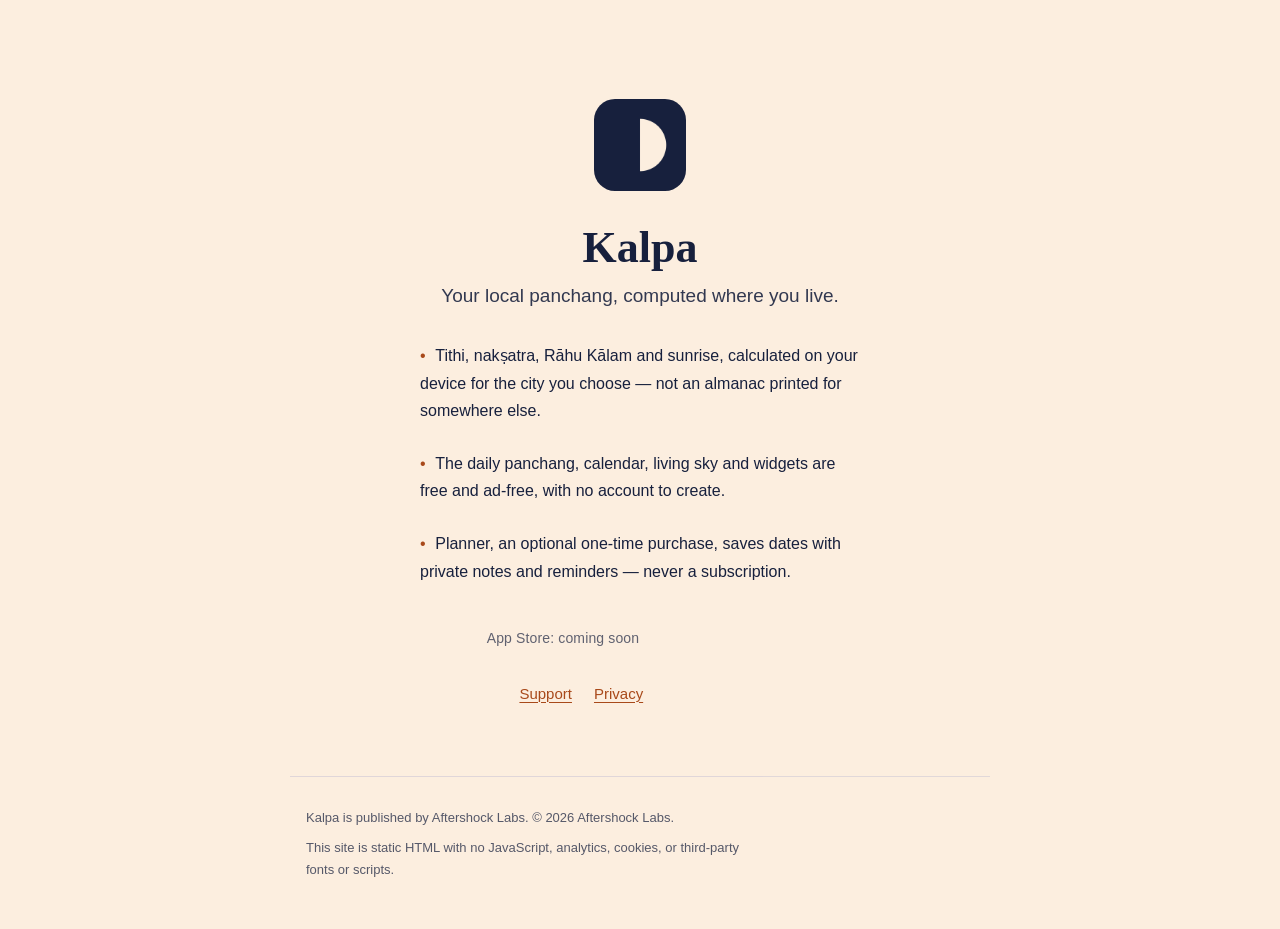
<file: index.html>
<!doctype html>
<html lang="en">
<head>
<meta charset="utf-8">
<meta name="viewport" content="width=device-width,initial-scale=1">
<title>Kalpa — your local panchang</title>
<meta name="description" content="Kalpa calculates the Hindu panchang for the place where you live, on your iPhone or iPad.">
<link rel="icon" href="favicon.png" type="image/png">
<link rel="apple-touch-icon" href="apple-touch-icon.png">
<link rel="stylesheet" href="style.css">
</head>
<body>
<main class="hero">
  <img src="icon.png" alt="Kalpa app icon" width="92" height="92">
  <h1>Kalpa</h1>
  <p class="tagline">Your local panchang, computed where you live.</p>

  <ul class="points">
    <li>Tithi, nakṣatra, Rāhu Kālam and sunrise, calculated on your device for the city you choose — not an almanac printed for somewhere else.</li>
    <li>The daily panchang, calendar, living sky and widgets are free and ad-free, with no account to create.</li>
    <li>Planner, an optional one-time purchase, saves dates with private notes and reminders — never a subscription.</li>
  </ul>

  <p class="store-status">App Store: coming soon</p>

  <p class="links">
    <a href="support/">Support</a>
    <a href="privacy/">Privacy</a>
  </p>
</main>
<footer>
  <p>Kalpa is published by Aftershock Labs. © 2026 Aftershock Labs.</p>
  <p>This site is static HTML with no JavaScript, analytics, cookies, or third-party fonts or scripts.</p>
</footer>
</body>
</html>
</file>
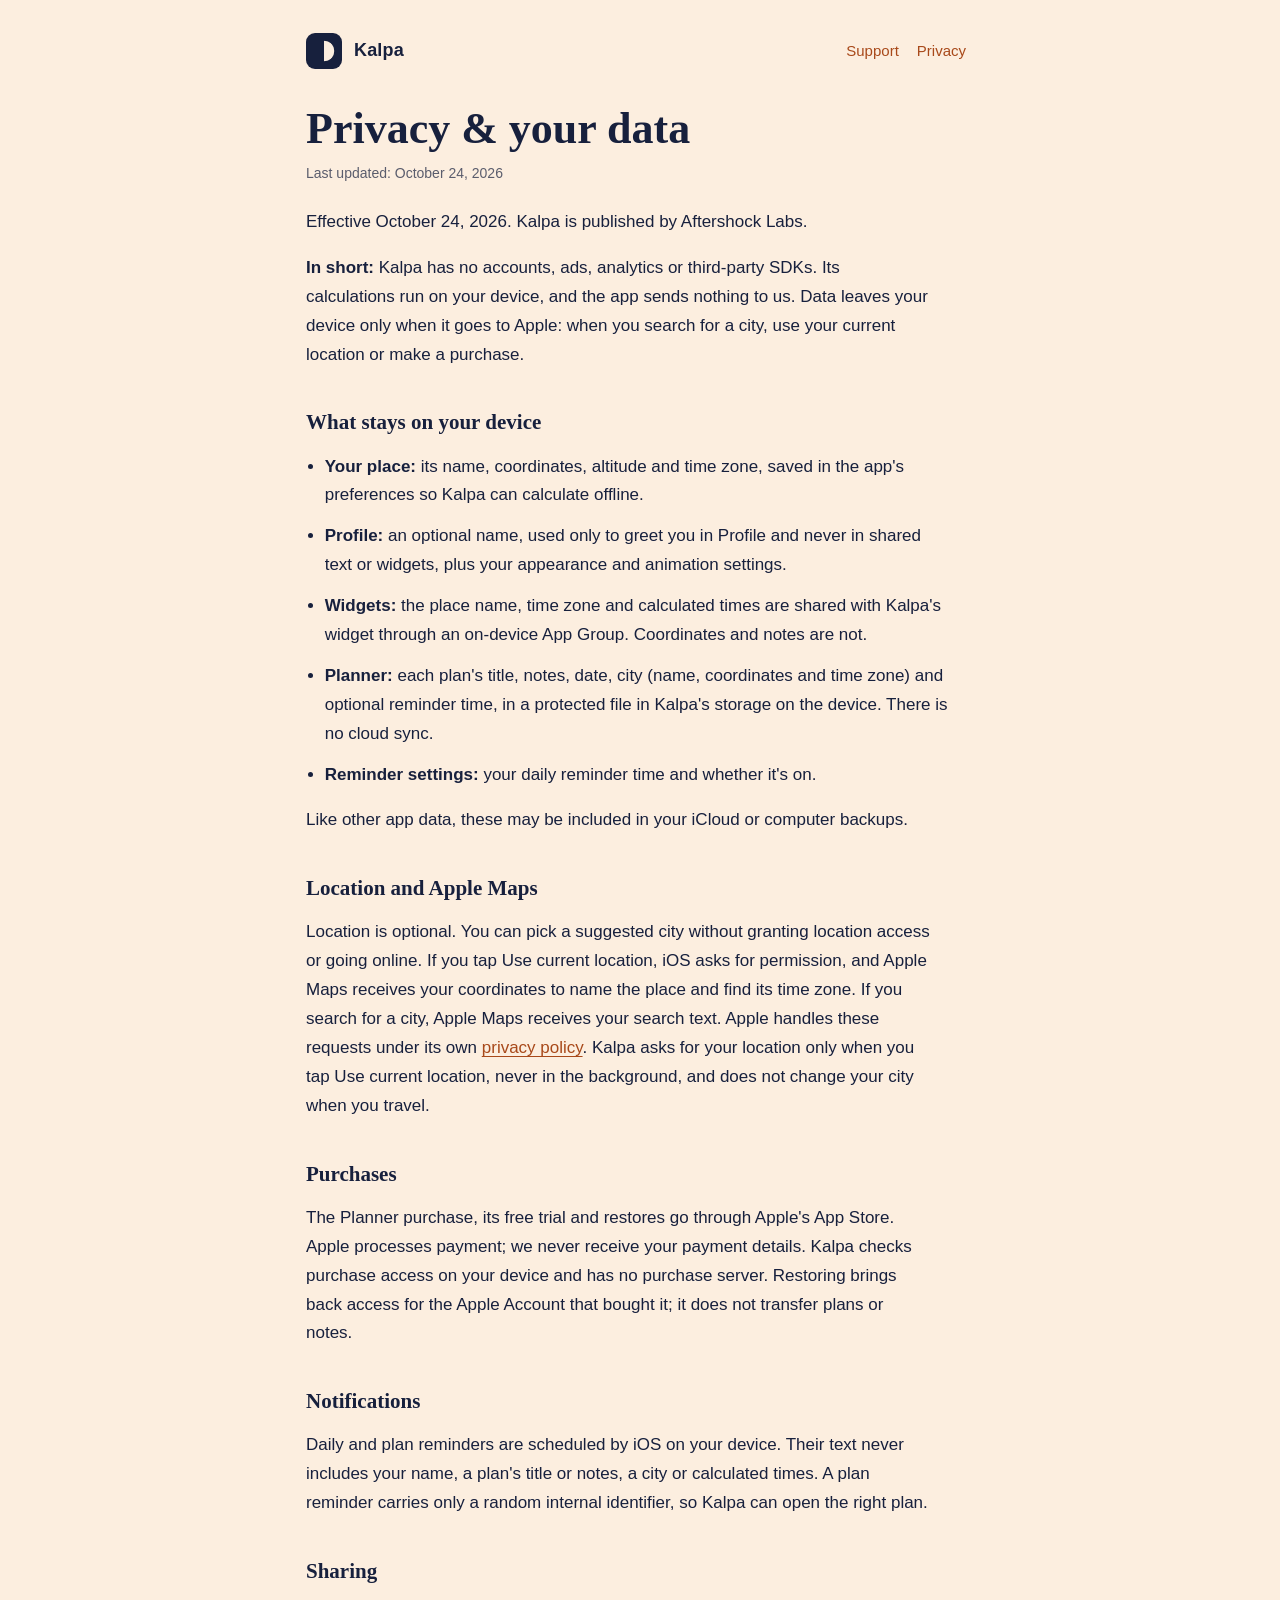
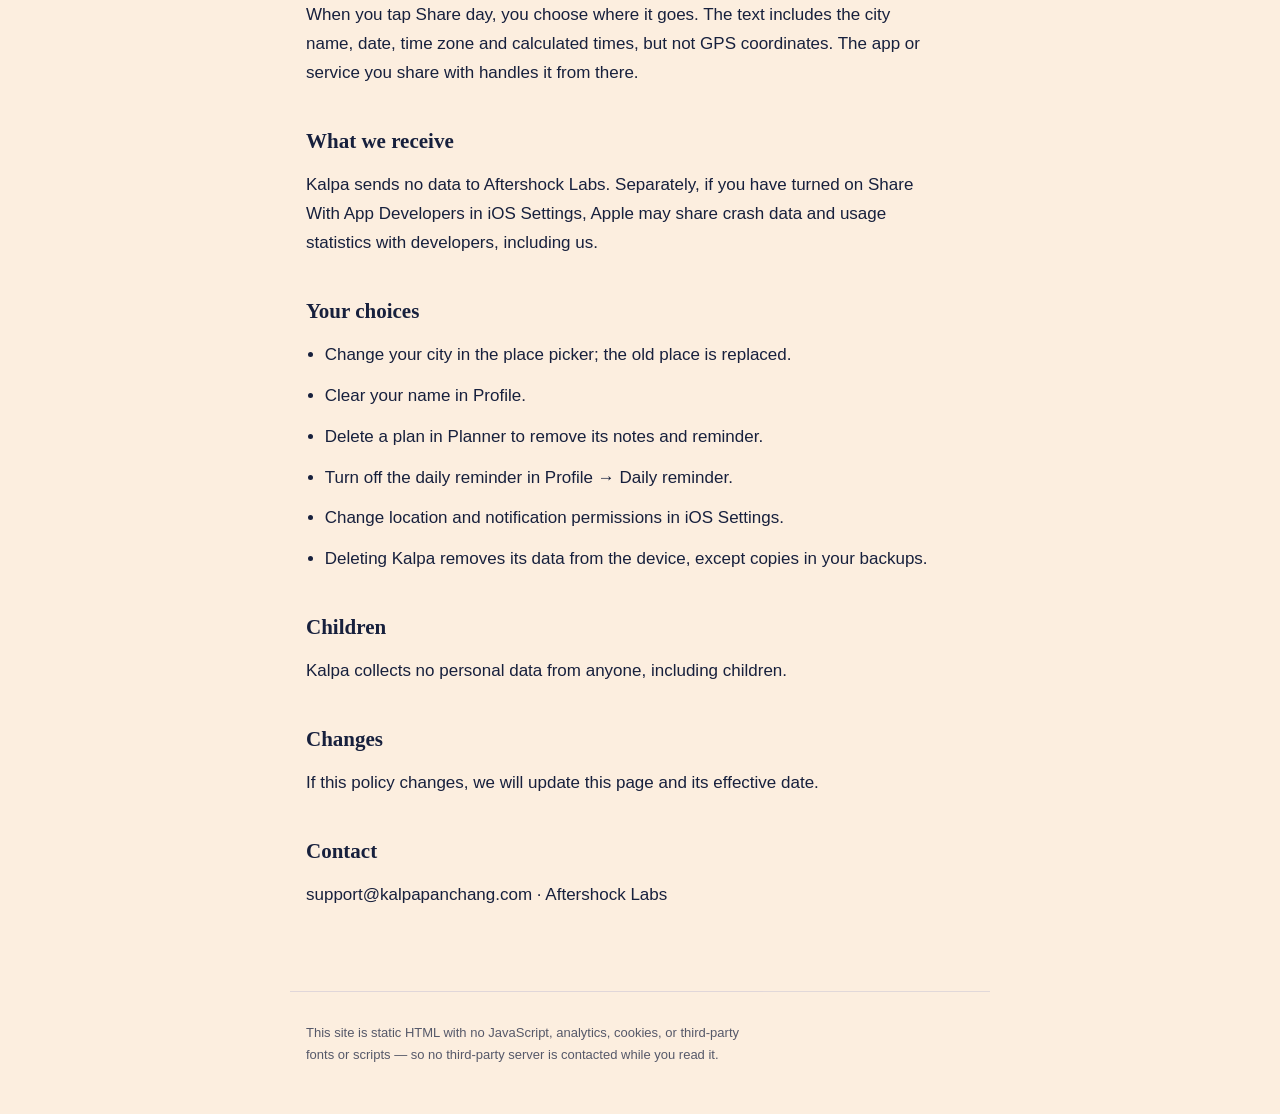
<file: privacy/index.html>
<!doctype html>
<html lang="en">
<head>
<meta charset="utf-8">
<meta name="viewport" content="width=device-width,initial-scale=1">
<title>Privacy &amp; your data · Kalpa</title>
<meta name="description" content="Kalpa's privacy policy: no accounts, ads, analytics or third-party SDKs. Calculations run on your device.">
<link rel="icon" href="../favicon.png" type="image/png">
<link rel="apple-touch-icon" href="../apple-touch-icon.png">
<link rel="stylesheet" href="../style.css">
</head>
<body>
<header>
  <img src="../icon.png" alt="" width="36" height="36">
  <strong>Kalpa</strong>
  <nav aria-label="Main">
    <a href="../support/">Support</a>
    <a href="../privacy/">Privacy</a>
  </nav>
</header>
<main>
<h1>Privacy &amp; your data</h1>
<p class="meta">Last updated: October 24, 2026</p>

<p>Effective October 24, 2026. Kalpa is published by Aftershock Labs.</p>
<p><strong>In short:</strong> Kalpa has no accounts, ads, analytics or third-party SDKs. Its calculations run on your device, and the app sends nothing to us. Data leaves your device only when it goes to Apple: when you search for a city, use your current location or make a purchase.</p>
<h2>What stays on your device</h2>
<ul>
<li><strong>Your place:</strong> its name, coordinates, altitude and time zone, saved in the app's preferences so Kalpa can calculate offline.</li>
<li><strong>Profile:</strong> an optional name, used only to greet you in Profile and never in shared text or widgets, plus your appearance and animation settings.</li>
<li><strong>Widgets:</strong> the place name, time zone and calculated times are shared with Kalpa's widget through an on-device App Group. Coordinates and notes are not.</li>
<li><strong>Planner:</strong> each plan's title, notes, date, city (name, coordinates and time zone) and optional reminder time, in a protected file in Kalpa's storage on the device. There is no cloud sync.</li>
<li><strong>Reminder settings:</strong> your daily reminder time and whether it's on.</li>
</ul>
<p>Like other app data, these may be included in your iCloud or computer backups.</p>
<h2>Location and Apple Maps</h2>
<p>Location is optional. You can pick a suggested city without granting location access or going online. If you tap Use current location, iOS asks for permission, and Apple Maps receives your coordinates to name the place and find its time zone. If you search for a city, Apple Maps receives your search text. Apple handles these requests under its own <a href="https://www.apple.com/legal/privacy/">privacy policy</a>. Kalpa asks for your location only when you tap Use current location, never in the background, and does not change your city when you travel.</p>
<h2>Purchases</h2>
<p>The Planner purchase, its free trial and restores go through Apple's App Store. Apple processes payment; we never receive your payment details. Kalpa checks purchase access on your device and has no purchase server. Restoring brings back access for the Apple Account that bought it; it does not transfer plans or notes.</p>
<h2>Notifications</h2>
<p>Daily and plan reminders are scheduled by iOS on your device. Their text never includes your name, a plan's title or notes, a city or calculated times. A plan reminder carries only a random internal identifier, so Kalpa can open the right plan.</p>
<h2>Sharing</h2>
<p>When you tap Share day, you choose where it goes. The text includes the city name, date, time zone and calculated times, but not GPS coordinates. The app or service you share with handles it from there.</p>
<h2>What we receive</h2>
<p>Kalpa sends no data to Aftershock Labs. Separately, if you have turned on Share With App Developers in iOS Settings, Apple may share crash data and usage statistics with developers, including us.</p>
<h2>Your choices</h2>
<ul>
<li>Change your city in the place picker; the old place is replaced.</li>
<li>Clear your name in Profile.</li>
<li>Delete a plan in Planner to remove its notes and reminder.</li>
<li>Turn off the daily reminder in Profile → Daily reminder.</li>
<li>Change location and notification permissions in iOS Settings.</li>
<li>Deleting Kalpa removes its data from the device, except copies in your backups.</li>
</ul>
<h2>Children</h2>
<p>Kalpa collects no personal data from anyone, including children.</p>
<h2>Changes</h2>
<p>If this policy changes, we will update this page and its effective date.</p>
<h2>Contact</h2>
<p>support@kalpapanchang.com · Aftershock Labs</p>
</main>
<footer>
  <p>This site is static HTML with no JavaScript, analytics, cookies, or third-party fonts or scripts — so no third-party server is contacted while you read it.</p>
</footer>
</body>
</html>
</file>
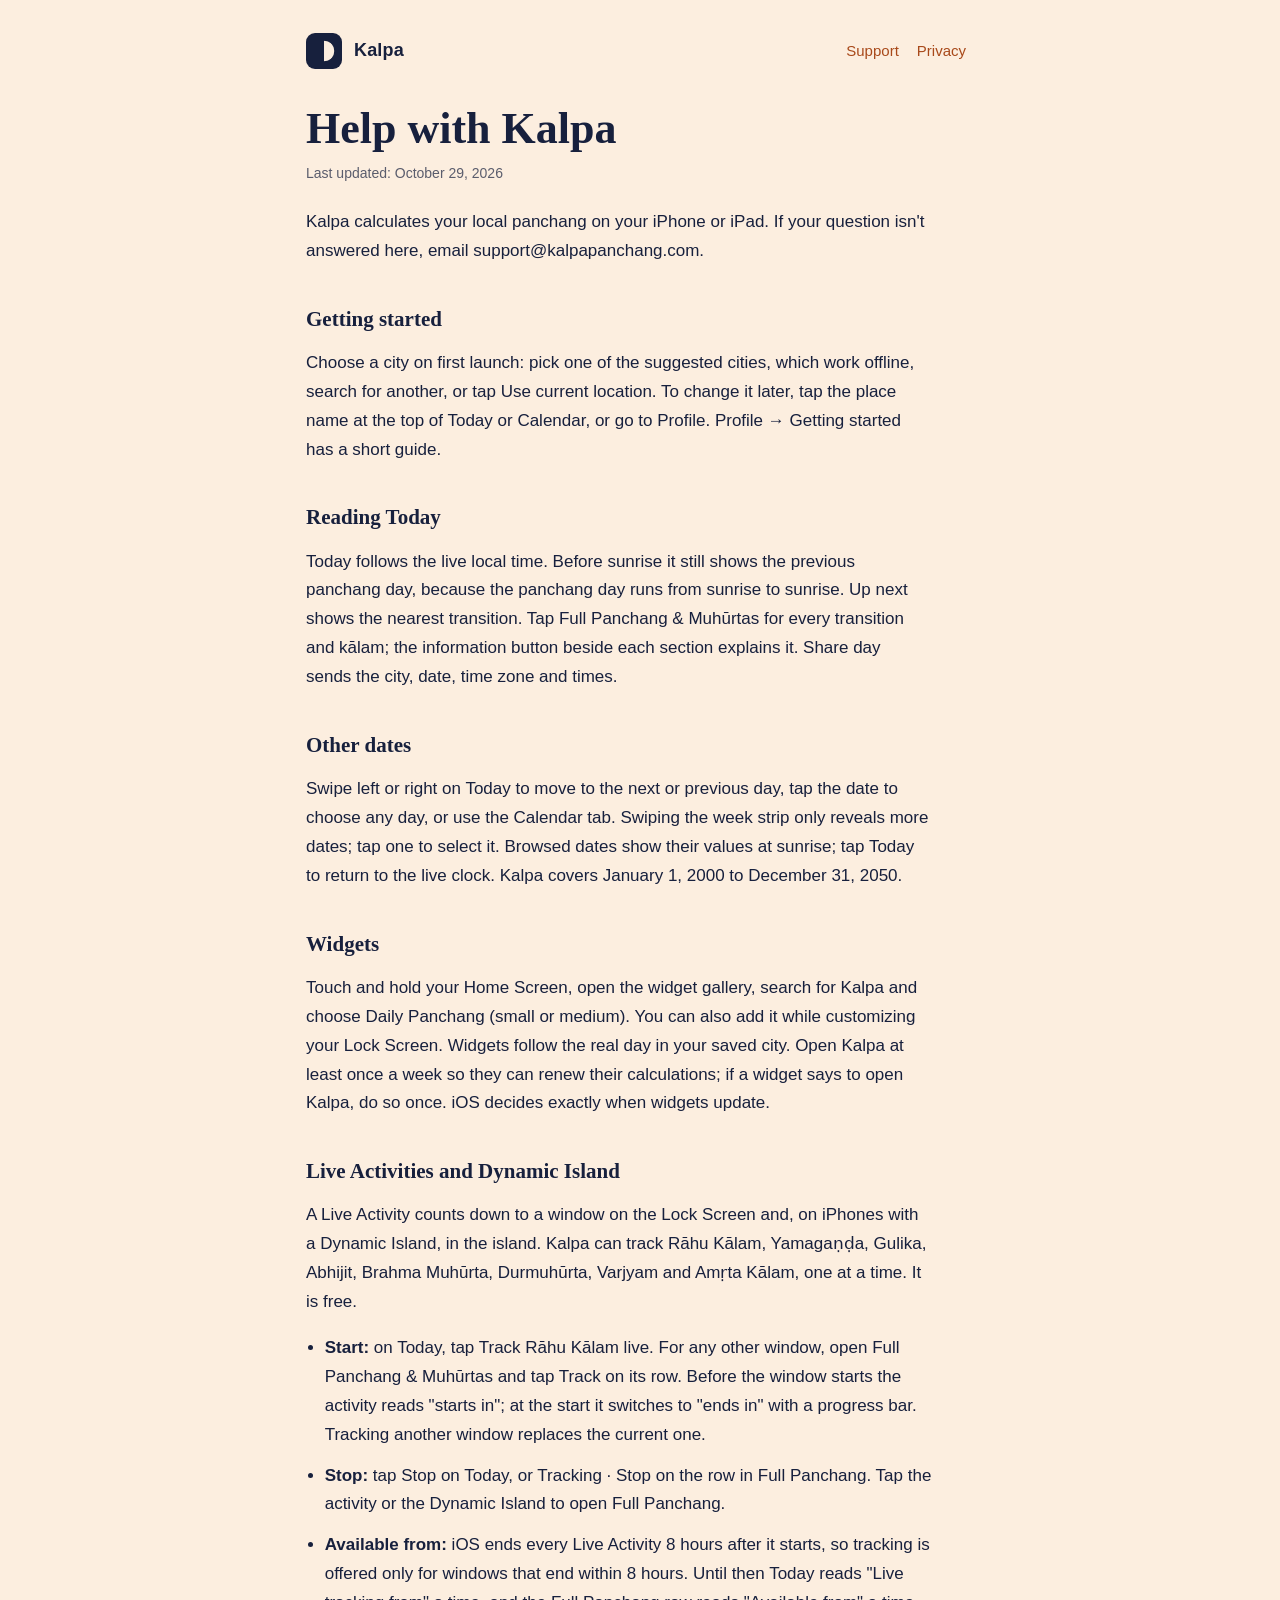
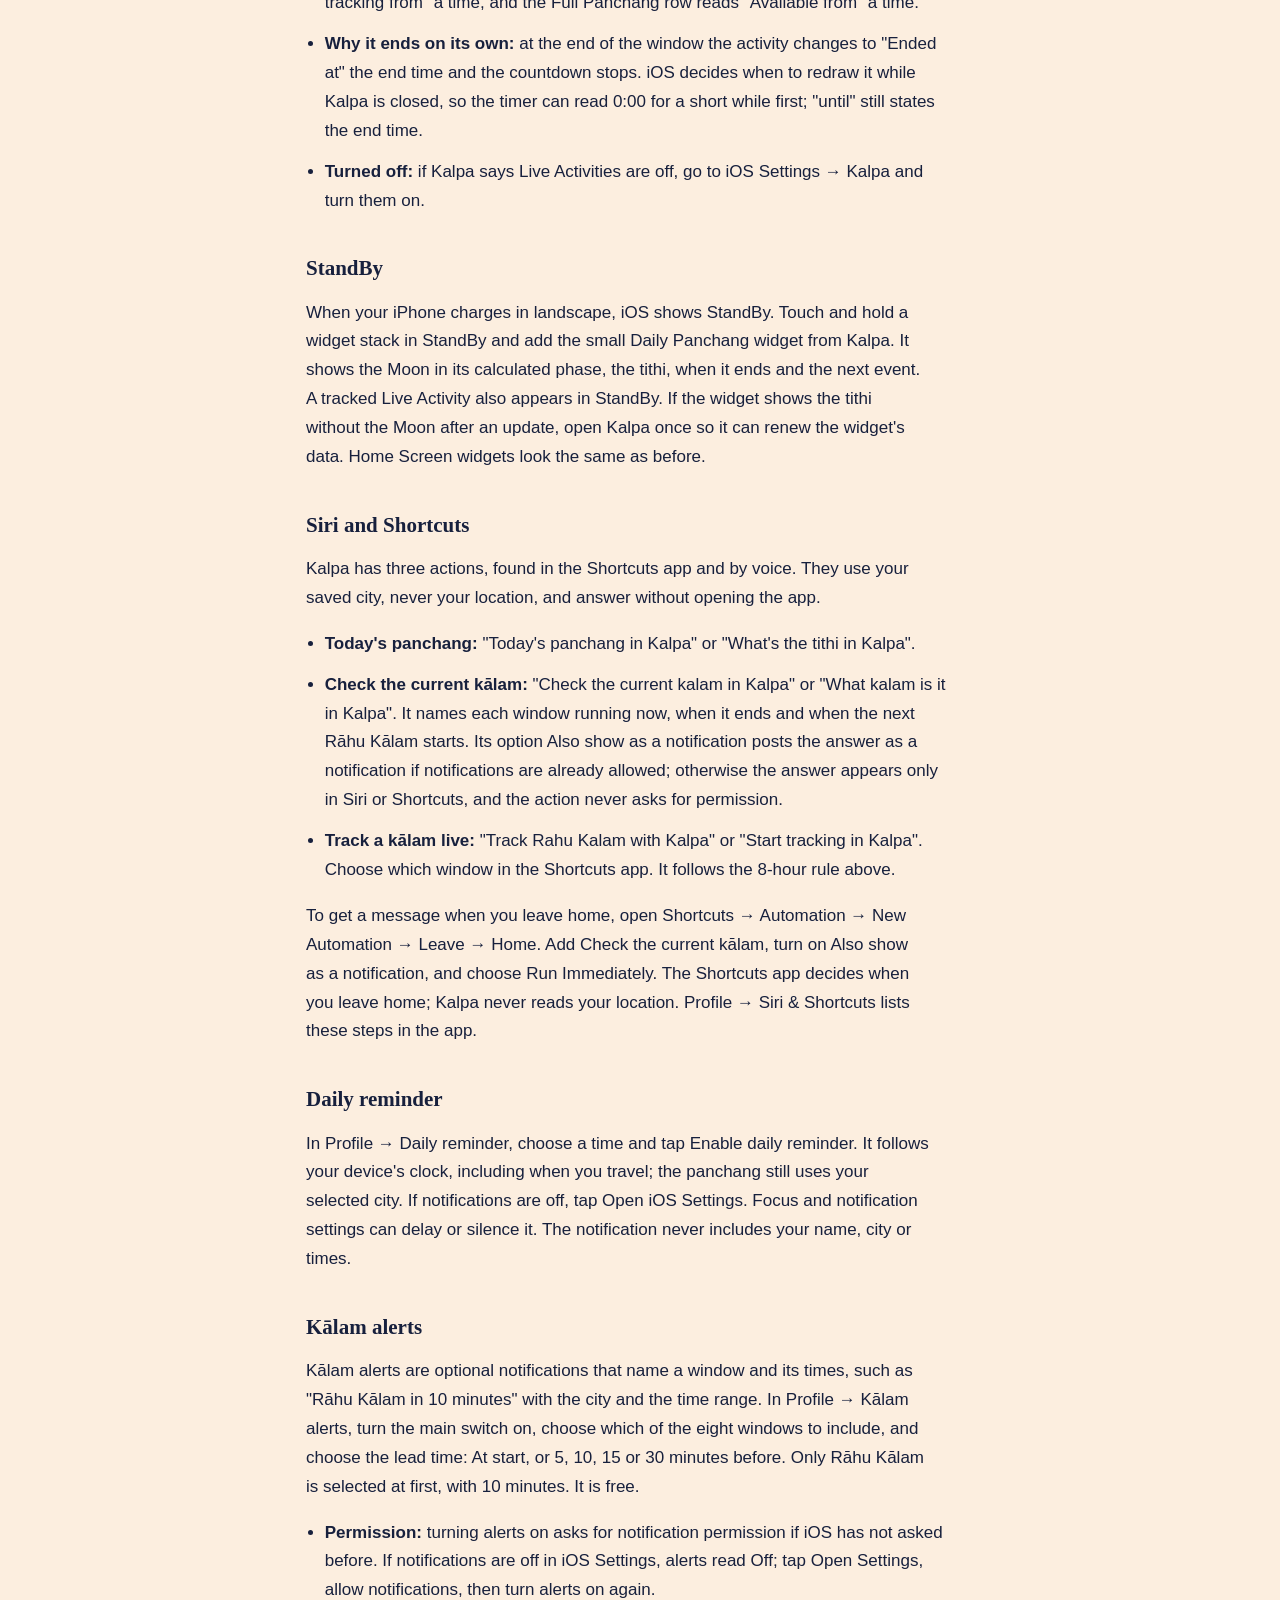
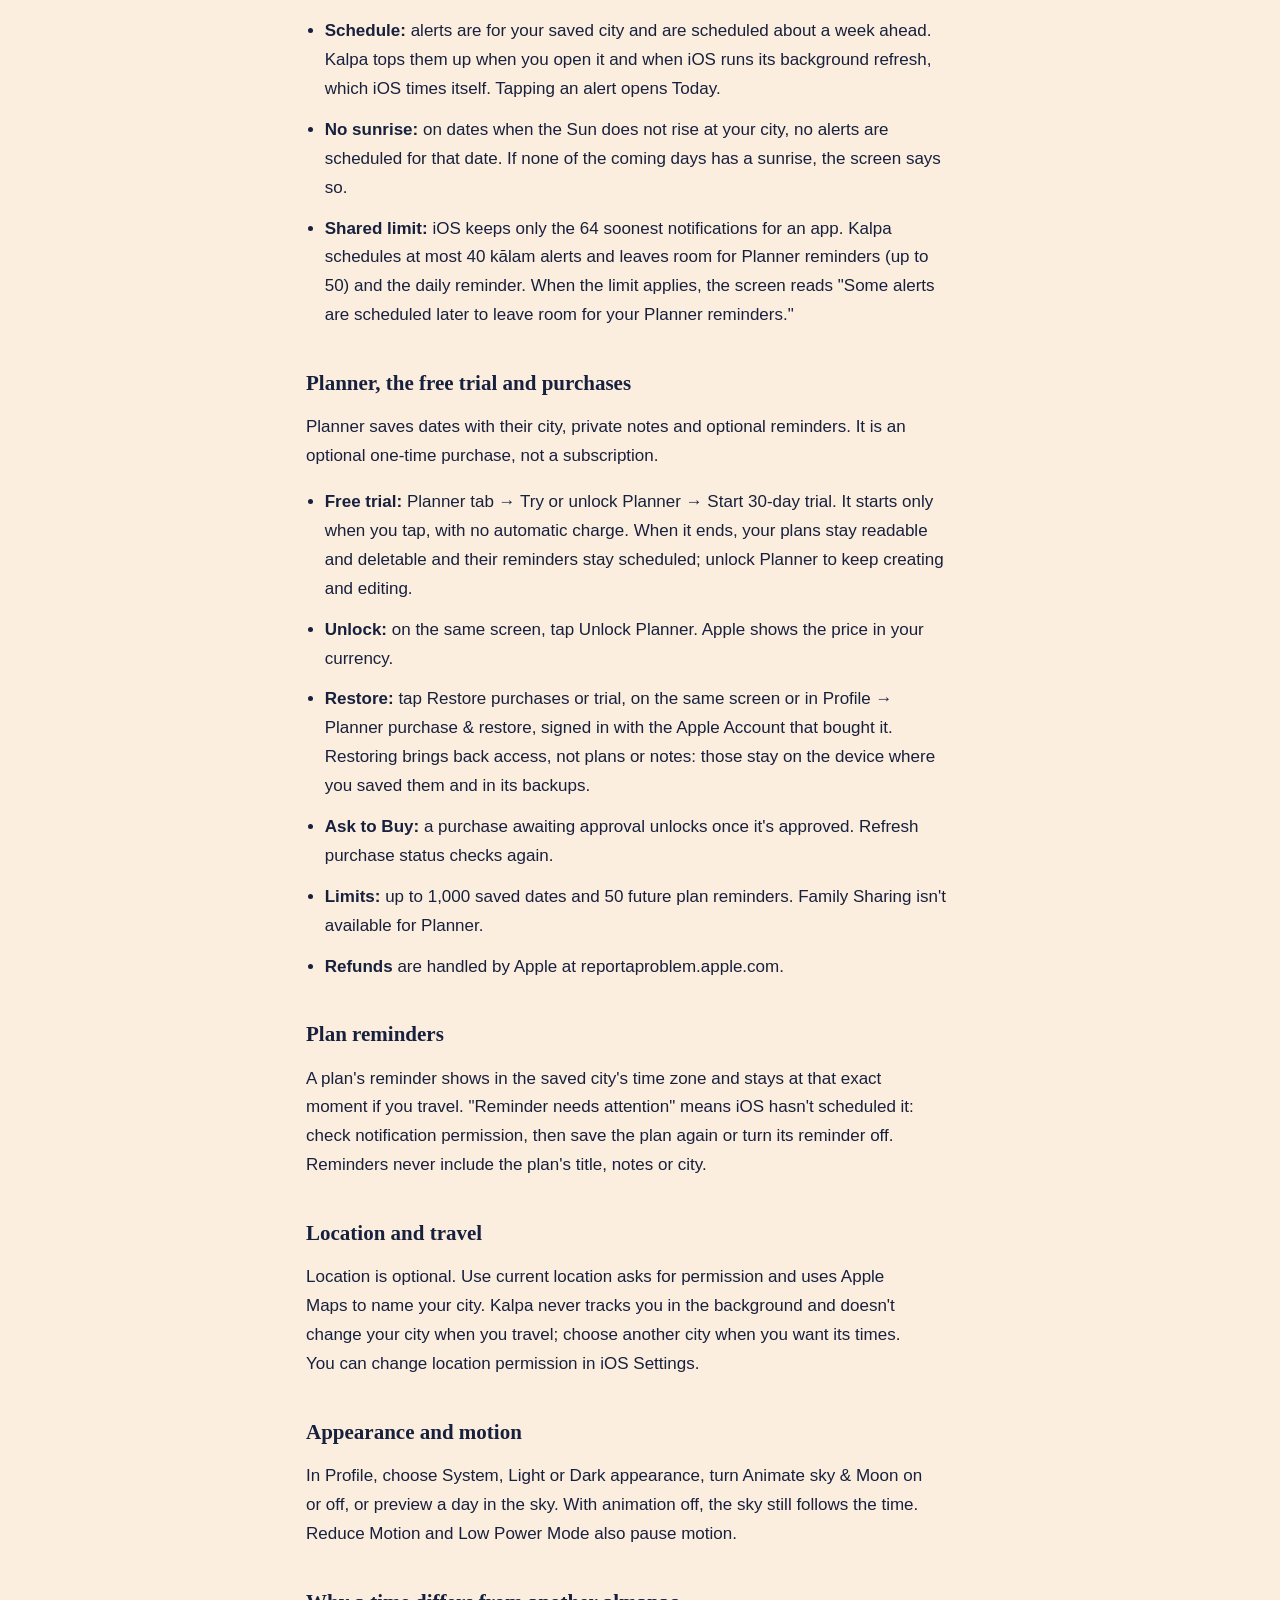
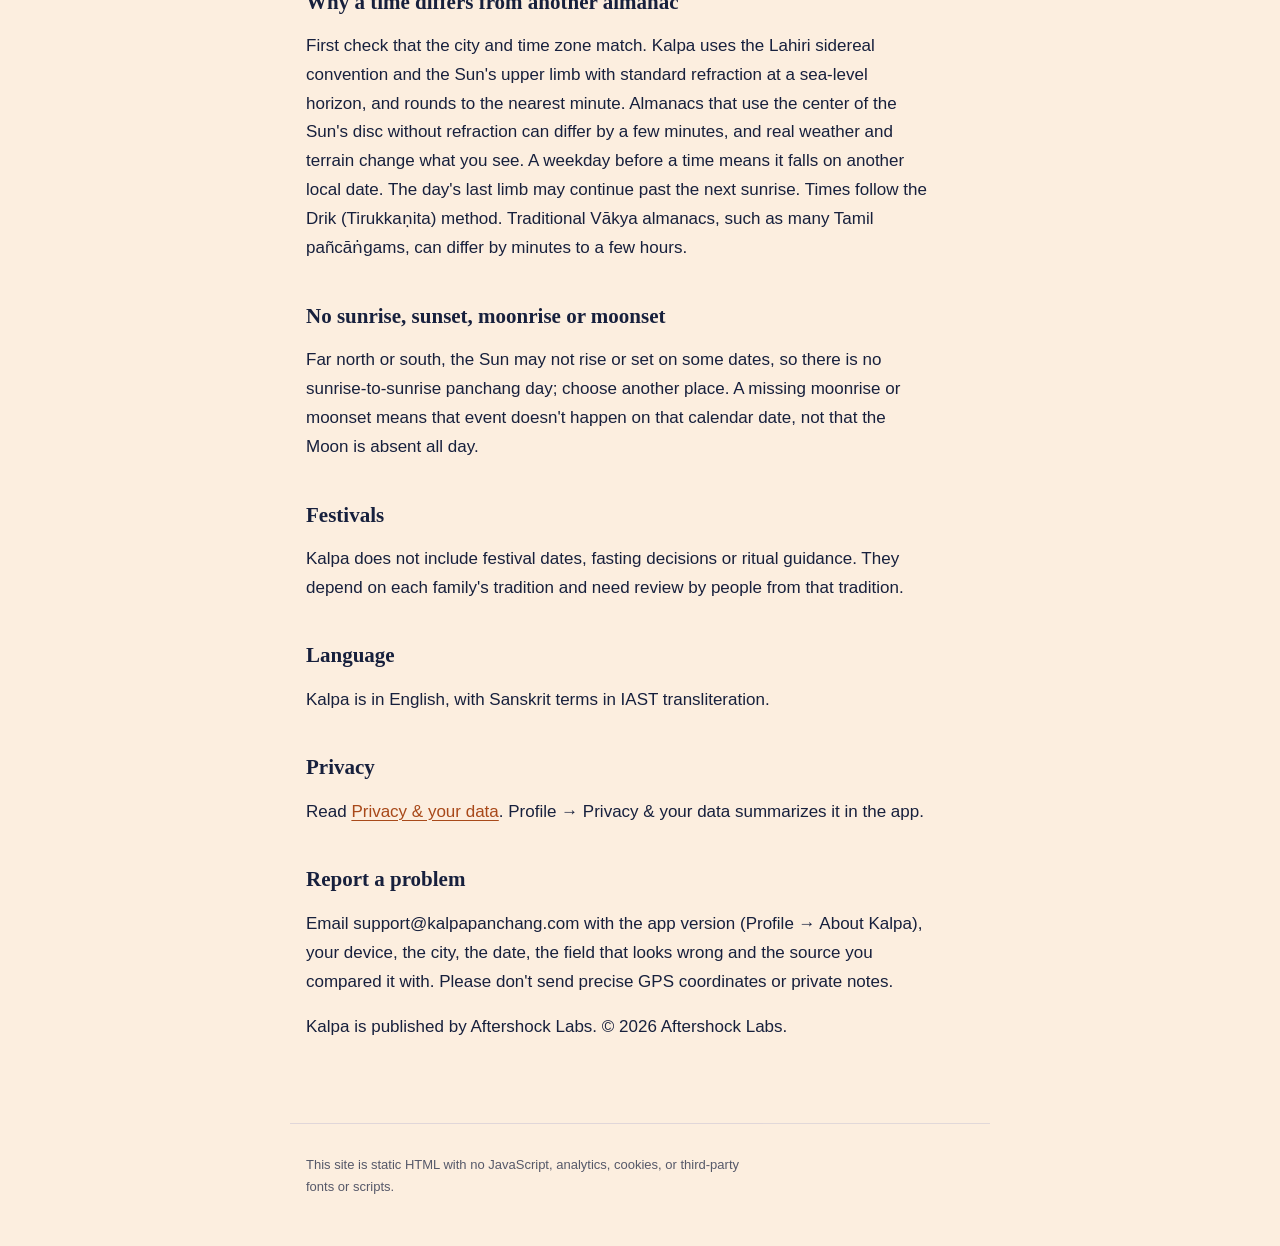
<file: support/index.html>
<!doctype html>
<html lang="en">
<head>
<meta charset="utf-8">
<meta name="viewport" content="width=device-width,initial-scale=1">
<title>Help with Kalpa · Kalpa</title>
<meta name="description" content="Support for Kalpa: getting started, widgets, Live Activities, StandBy, Siri and Shortcuts, alerts, Planner, reminders and how to report a problem.">
<link rel="icon" href="../favicon.png" type="image/png">
<link rel="apple-touch-icon" href="../apple-touch-icon.png">
<link rel="stylesheet" href="../style.css">
</head>
<body>
<header>
  <img src="../icon.png" alt="" width="36" height="36">
  <strong>Kalpa</strong>
  <nav aria-label="Main">
    <a href="../support/">Support</a>
    <a href="../privacy/">Privacy</a>
  </nav>
</header>
<main>
<h1>Help with Kalpa</h1>
<p class="meta">Last updated: October 29, 2026</p>

<p>Kalpa calculates your local panchang on your iPhone or iPad. If your question isn't answered here, email support@kalpapanchang.com.</p>
<h2>Getting started</h2>
<p>Choose a city on first launch: pick one of the suggested cities, which work offline, search for another, or tap Use current location. To change it later, tap the place name at the top of Today or Calendar, or go to Profile. Profile → Getting started has a short guide.</p>
<h2>Reading Today</h2>
<p>Today follows the live local time. Before sunrise it still shows the previous panchang day, because the panchang day runs from sunrise to sunrise. Up next shows the nearest transition. Tap Full Panchang &amp; Muhūrtas for every transition and kālam; the information button beside each section explains it. Share day sends the city, date, time zone and times.</p>
<h2>Other dates</h2>
<p>Swipe left or right on Today to move to the next or previous day, tap the date to choose any day, or use the Calendar tab. Swiping the week strip only reveals more dates; tap one to select it. Browsed dates show their values at sunrise; tap Today to return to the live clock. Kalpa covers January 1, 2000 to December 31, 2050.</p>
<h2>Widgets</h2>
<p>Touch and hold your Home Screen, open the widget gallery, search for Kalpa and choose Daily Panchang (small or medium). You can also add it while customizing your Lock Screen. Widgets follow the real day in your saved city. Open Kalpa at least once a week so they can renew their calculations; if a widget says to open Kalpa, do so once. iOS decides exactly when widgets update.</p>
<h2>Live Activities and Dynamic Island</h2>
<p>A Live Activity counts down to a window on the Lock Screen and, on iPhones with a Dynamic Island, in the island. Kalpa can track Rāhu Kālam, Yamagaṇḍa, Gulika, Abhijit, Brahma Muhūrta, Durmuhūrta, Varjyam and Amṛta Kālam, one at a time. It is free.</p>
<ul>
<li><strong>Start:</strong> on Today, tap Track Rāhu Kālam live. For any other window, open Full Panchang &amp; Muhūrtas and tap Track on its row. Before the window starts the activity reads "starts in"; at the start it switches to "ends in" with a progress bar. Tracking another window replaces the current one.</li>
<li><strong>Stop:</strong> tap Stop on Today, or Tracking · Stop on the row in Full Panchang. Tap the activity or the Dynamic Island to open Full Panchang.</li>
<li><strong>Available from:</strong> iOS ends every Live Activity 8 hours after it starts, so tracking is offered only for windows that end within 8 hours. Until then Today reads "Live tracking from" a time, and the Full Panchang row reads "Available from" a time.</li>
<li><strong>Why it ends on its own:</strong> at the end of the window the activity changes to "Ended at" the end time and the countdown stops. iOS decides when to redraw it while Kalpa is closed, so the timer can read 0:00 for a short while first; "until" still states the end time.</li>
<li><strong>Turned off:</strong> if Kalpa says Live Activities are off, go to iOS Settings → Kalpa and turn them on.</li>
</ul>
<h2>StandBy</h2>
<p>When your iPhone charges in landscape, iOS shows StandBy. Touch and hold a widget stack in StandBy and add the small Daily Panchang widget from Kalpa. It shows the Moon in its calculated phase, the tithi, when it ends and the next event. A tracked Live Activity also appears in StandBy. If the widget shows the tithi without the Moon after an update, open Kalpa once so it can renew the widget's data. Home Screen widgets look the same as before.</p>
<h2>Siri and Shortcuts</h2>
<p>Kalpa has three actions, found in the Shortcuts app and by voice. They use your saved city, never your location, and answer without opening the app.</p>
<ul>
<li><strong>Today's panchang:</strong> "Today's panchang in Kalpa" or "What's the tithi in Kalpa".</li>
<li><strong>Check the current kālam:</strong> "Check the current kalam in Kalpa" or "What kalam is it in Kalpa". It names each window running now, when it ends and when the next Rāhu Kālam starts. Its option Also show as a notification posts the answer as a notification if notifications are already allowed; otherwise the answer appears only in Siri or Shortcuts, and the action never asks for permission.</li>
<li><strong>Track a kālam live:</strong> "Track Rahu Kalam with Kalpa" or "Start tracking in Kalpa". Choose which window in the Shortcuts app. It follows the 8-hour rule above.</li>
</ul>
<p>To get a message when you leave home, open Shortcuts → Automation → New Automation → Leave → Home. Add Check the current kālam, turn on Also show as a notification, and choose Run Immediately. The Shortcuts app decides when you leave home; Kalpa never reads your location. Profile → Siri &amp; Shortcuts lists these steps in the app.</p>
<h2>Daily reminder</h2>
<p>In Profile → Daily reminder, choose a time and tap Enable daily reminder. It follows your device's clock, including when you travel; the panchang still uses your selected city. If notifications are off, tap Open iOS Settings. Focus and notification settings can delay or silence it. The notification never includes your name, city or times.</p>
<h2>Kālam alerts</h2>
<p>Kālam alerts are optional notifications that name a window and its times, such as "Rāhu Kālam in 10 minutes" with the city and the time range. In Profile → Kālam alerts, turn the main switch on, choose which of the eight windows to include, and choose the lead time: At start, or 5, 10, 15 or 30 minutes before. Only Rāhu Kālam is selected at first, with 10 minutes. It is free.</p>
<ul>
<li><strong>Permission:</strong> turning alerts on asks for notification permission if iOS has not asked before. If notifications are off in iOS Settings, alerts read Off; tap Open Settings, allow notifications, then turn alerts on again.</li>
<li><strong>Schedule:</strong> alerts are for your saved city and are scheduled about a week ahead. Kalpa tops them up when you open it and when iOS runs its background refresh, which iOS times itself. Tapping an alert opens Today.</li>
<li><strong>No sunrise:</strong> on dates when the Sun does not rise at your city, no alerts are scheduled for that date. If none of the coming days has a sunrise, the screen says so.</li>
<li><strong>Shared limit:</strong> iOS keeps only the 64 soonest notifications for an app. Kalpa schedules at most 40 kālam alerts and leaves room for Planner reminders (up to 50) and the daily reminder. When the limit applies, the screen reads "Some alerts are scheduled later to leave room for your Planner reminders."</li>
</ul>
<h2>Planner, the free trial and purchases</h2>
<p>Planner saves dates with their city, private notes and optional reminders. It is an optional one-time purchase, not a subscription.</p>
<ul>
<li><strong>Free trial:</strong> Planner tab → Try or unlock Planner → Start 30-day trial. It starts only when you tap, with no automatic charge. When it ends, your plans stay readable and deletable and their reminders stay scheduled; unlock Planner to keep creating and editing.</li>
<li><strong>Unlock:</strong> on the same screen, tap Unlock Planner. Apple shows the price in your currency.</li>
<li><strong>Restore:</strong> tap Restore purchases or trial, on the same screen or in Profile → Planner purchase &amp; restore, signed in with the Apple Account that bought it. Restoring brings back access, not plans or notes: those stay on the device where you saved them and in its backups.</li>
<li><strong>Ask to Buy:</strong> a purchase awaiting approval unlocks once it's approved. Refresh purchase status checks again.</li>
<li><strong>Limits:</strong> up to 1,000 saved dates and 50 future plan reminders. Family Sharing isn't available for Planner.</li>
<li><strong>Refunds</strong> are handled by Apple at reportaproblem.apple.com.</li>
</ul>
<h2>Plan reminders</h2>
<p>A plan's reminder shows in the saved city's time zone and stays at that exact moment if you travel. "Reminder needs attention" means iOS hasn't scheduled it: check notification permission, then save the plan again or turn its reminder off. Reminders never include the plan's title, notes or city.</p>
<h2>Location and travel</h2>
<p>Location is optional. Use current location asks for permission and uses Apple Maps to name your city. Kalpa never tracks you in the background and doesn't change your city when you travel; choose another city when you want its times. You can change location permission in iOS Settings.</p>
<h2>Appearance and motion</h2>
<p>In Profile, choose System, Light or Dark appearance, turn Animate sky &amp; Moon on or off, or preview a day in the sky. With animation off, the sky still follows the time. Reduce Motion and Low Power Mode also pause motion.</p>
<h2>Why a time differs from another almanac</h2>
<p>First check that the city and time zone match. Kalpa uses the Lahiri sidereal convention and the Sun's upper limb with standard refraction at a sea-level horizon, and rounds to the nearest minute. Almanacs that use the center of the Sun's disc without refraction can differ by a few minutes, and real weather and terrain change what you see. A weekday before a time means it falls on another local date. The day's last limb may continue past the next sunrise. Times follow the Drik (Tirukkaṇita) method. Traditional Vākya almanacs, such as many Tamil pañcāṅgams, can differ by minutes to a few hours.</p>
<h2>No sunrise, sunset, moonrise or moonset</h2>
<p>Far north or south, the Sun may not rise or set on some dates, so there is no sunrise-to-sunrise panchang day; choose another place. A missing moonrise or moonset means that event doesn't happen on that calendar date, not that the Moon is absent all day.</p>
<h2>Festivals</h2>
<p>Kalpa does not include festival dates, fasting decisions or ritual guidance. They depend on each family's tradition and need review by people from that tradition.</p>
<h2>Language</h2>
<p>Kalpa is in English, with Sanskrit terms in IAST transliteration.</p>
<h2>Privacy</h2>
<p>Read <a href="https://kalpapanchang.com/privacy">Privacy &amp; your data</a>. Profile → Privacy &amp; your data summarizes it in the app.</p>
<h2>Report a problem</h2>
<p>Email support@kalpapanchang.com with the app version (Profile → About Kalpa), your device, the city, the date, the field that looks wrong and the source you compared it with. Please don't send precise GPS coordinates or private notes.</p>
<p>Kalpa is published by Aftershock Labs. © 2026 Aftershock Labs.</p>
</main>
<footer>
  <p>This site is static HTML with no JavaScript, analytics, cookies, or third-party fonts or scripts.</p>
</footer>
</body>
</html>
</file>
<file: style.css>
*,*::before,*::after{box-sizing:border-box}

:root{
  --ink:#17203d;
  --dawn:#fceedf;
  --bg:var(--dawn);
  --fg:var(--ink);
  --accent:#a8491a;
  --rule:rgba(127,134,196,.3);
}
@media (prefers-color-scheme:dark){
  :root{
    --bg:var(--ink);
    --fg:var(--dawn);
    --accent:#f5b27a;
    --rule:rgba(127,134,196,.35);
  }
}

html{background:var(--bg)}
body{
  margin:0;
  background:var(--bg);
  color:var(--fg);
  font:17px/1.7 -apple-system,BlinkMacSystemFont,"Segoe UI",Roboto,Helvetica,Arial,sans-serif;
  -webkit-text-size-adjust:100%;
  text-rendering:optimizeLegibility;
}

a{color:var(--accent);text-decoration-thickness:1px;text-underline-offset:3px}
a:focus-visible,button:focus-visible{outline:3px solid var(--accent);outline-offset:3px}

main,header,footer{max-width:700px;margin:0 auto;padding-left:16px;padding-right:16px}

header{display:flex;align-items:center;gap:12px;padding-top:28px;padding-bottom:14px}
header img{width:36px;height:36px;border-radius:9px;display:block}
header strong{font-size:18px;letter-spacing:.01em}
header nav{margin-left:auto;display:flex;gap:2px}
header nav a{padding:10px 8px;font-size:15px;text-decoration:none}
header nav a:hover{text-decoration:underline}

main{padding-top:8px;padding-bottom:56px}

h1{
  font-family:Charter,Georgia,"Times New Roman",serif;
  font-size:clamp(30px,7vw,44px);
  line-height:1.12;
  margin:.2em 0 .25em;
}
h2{
  font-family:Charter,Georgia,"Times New Roman",serif;
  font-size:21px;
  line-height:1.25;
  margin:1.9em 0 .5em;
}

p,li{max-width:66ch}
ul{padding-left:1.1em;margin:1em 0}
li{margin-bottom:12px}

.meta{font-size:14px;opacity:.7;margin:-.2em 0 1.6em}

footer{
  font-size:13px;
  opacity:.72;
  padding-top:22px;
  padding-bottom:40px;
  margin-top:8px;
  border-top:1px solid var(--rule);
}
footer p{max-width:60ch;margin:.6em 0}
footer a{color:inherit}

/* Landing page */
.hero{text-align:center;padding:11vh 16px 6vh}
.hero img{width:92px;height:92px;border-radius:21px;margin-bottom:22px}
.hero h1{margin:0 0 8px}
.hero .tagline{font-size:19px;opacity:.88;margin:0 0 30px}

.points{
  list-style:none;
  padding:0;
  margin:0 auto 30px;
  max-width:440px;
  display:grid;
  gap:14px;
  text-align:left;
  font-size:16px;
}
.points li::before{content:"\2022";color:var(--accent);margin-right:.6em}

.store-status{font-size:14px;opacity:.68;margin:0 0 30px;letter-spacing:.01em}

.links{display:flex;gap:22px;justify-content:center;font-size:15px;margin-bottom:8px}

/* 404 */
.notfound{text-align:center;padding:14vh 16px}
.notfound h1{margin-bottom:.3em}
</file>
